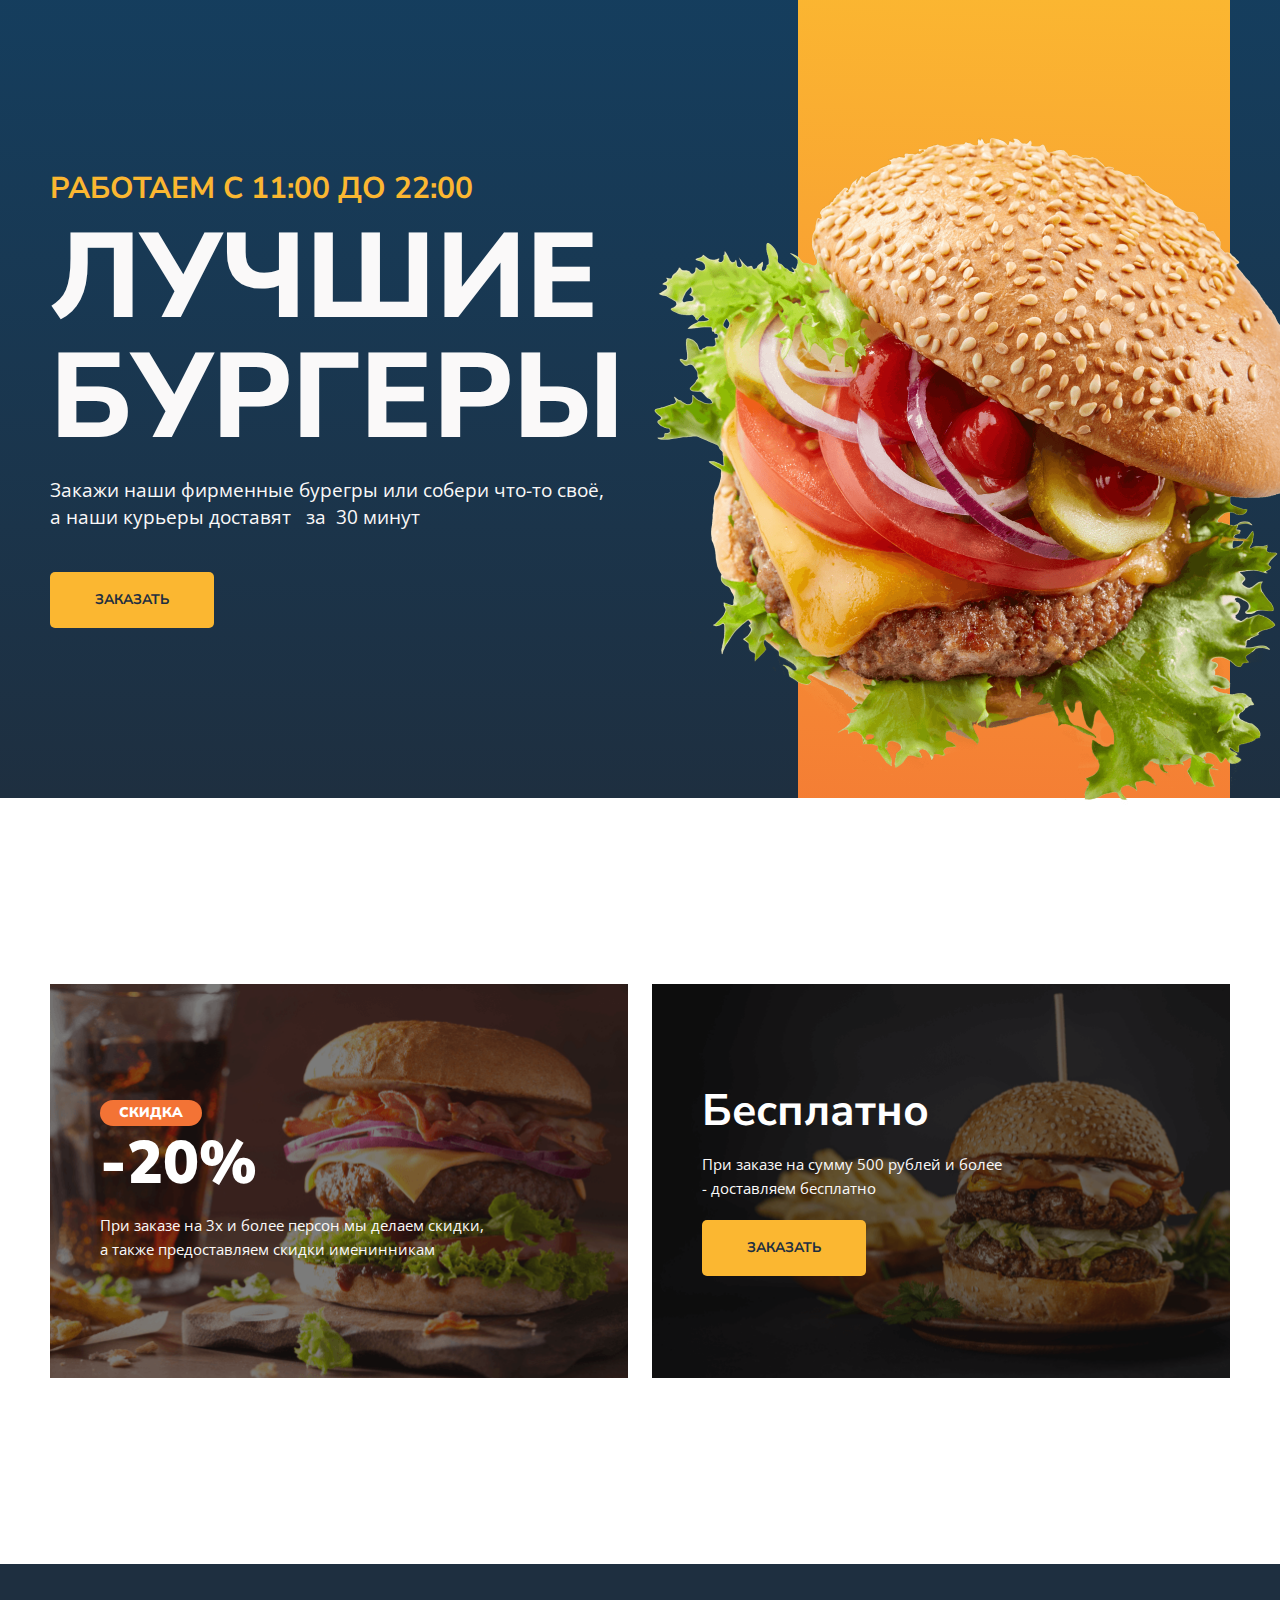
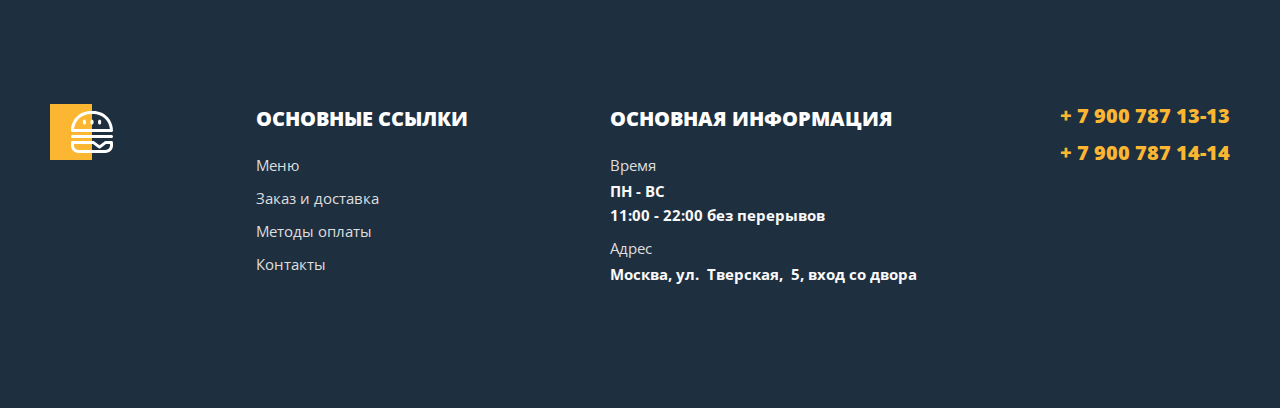
<file: index.html>
<!DOCTYPE html>
<html lang="ru">
<head>
    <meta charset="UTF-8">
    <meta http-equiv="X-UA-Compatible" content="IE=edge">
    <meta name="viewport" content="width=device-width, initial-scale=1.0">
    <title>burger</title>
    <link rel="preconnect" href="https://fonts.googleapis.com">
    <link rel="preconnect" href="https://fonts.gstatic.com" crossorigin>
    <link href="https://fonts.googleapis.com/css2?family=Nunito+Sans:wght@600;700;800;900&family=Open+Sans:wght@400;600;700&display=swap" rel="stylesheet">
    <link rel="stylesheet" href="style/normalize.css">
    <link rel="stylesheet" href="style/main.css">
</head>
<body>
    <div class="main">
        <div class="wrapper">
            <div class="content">
                <h1 class="content-title">
                    <span>работаем с 11:00 до 22:00</span>
                    Лучшие бургеры
                </h1>
                <p class="content-text">Закажи наши фирменные бурегры или собери что-то своё, <br/>а наши курьеры доставят &nbsp; за&nbsp; 30 минут</p>
                <a class="content-link" href="menu.html">заказать</a>
            </div>
            <div class="visual">
                <div class="visual-bg"></div>
                <img src="image/burger.png" alt="Burger">
            </div>
        </div>
    </div>

    <div class="promo">
        <div class="wrapper">
            <div class="promo-left">
                <p class="sale">Скидка</p>
                <p class="cost">-20%</p>
                <p class="promo-description">При заказе на 3х и более персон мы делаем скидки, а также предоставляем скидки именинникам</p>
            </div>
            <div class="promo-right">
                <p class="free">Бесплатно</p>
                <p class="promo-description">При заказе на сумму 500 рублей и более - доставляем бесплатно</p>
                <a href="menu.html">заказать</a>
            </div>
        </div>
    </div>

    <footer class="footer">
        <div class="container">
            <div class="footer-box">
                <div class="footer-item">
                    <img class="footer-logo" src="image/footer-logo.svg" alt="Logo">
                </div>
                <div class="footer-item">
                    <h2>Основные ссылки</h2>
                    <ul class="footer-list">
                        <li><a href="menu.html">Меню</a></li>
                        <li><a href="#">Заказ и доставка</a></li>
                        <li><a href="#">Методы оплаты</a></li>
                        <li><a href="#">Контакты</a></li>
                    </ul>
                    <ul class="footer-list footer-list-tel">
                        <li>
                            <a href="tel:+79007871313">+ 7 900 787 13-13</a>
                        </li>
                        <li>
                            <a href="tel:+79007871414">+ 7 900 787 14-14</a>
                        </li>
                    </ul>
                </div>
                <div class="footer-item">
                    <h2>Основная информация</h2>
                    <ul class="footer-list">
                        <li>
                            <span>Время</span>
                            ПН - ВС <br>
                            11:00 - 22:00 без перерывов
                        </li>
                        <li>
                            <span>Адрес</span>
                            Москва, ул.&#160; Тверская,&#160; 5, вход со&#160;двора
                        </li>
                    </ul>
                </div>
                <div class="footer-tel">
                    <ul class="footer-list footer-list-tel">
                        <li>
                            <a href="tel:+79007871313">+ 7 900 787 13-13</a>
                        </li>
                        <li>
                            <a href="tel:+79007871414">+ 7 900 787 14-14</a>
                        </li>
                    </ul>
                </div>
            </div>                
        </div>
    </footer> 
    </body>
</html>
</file>
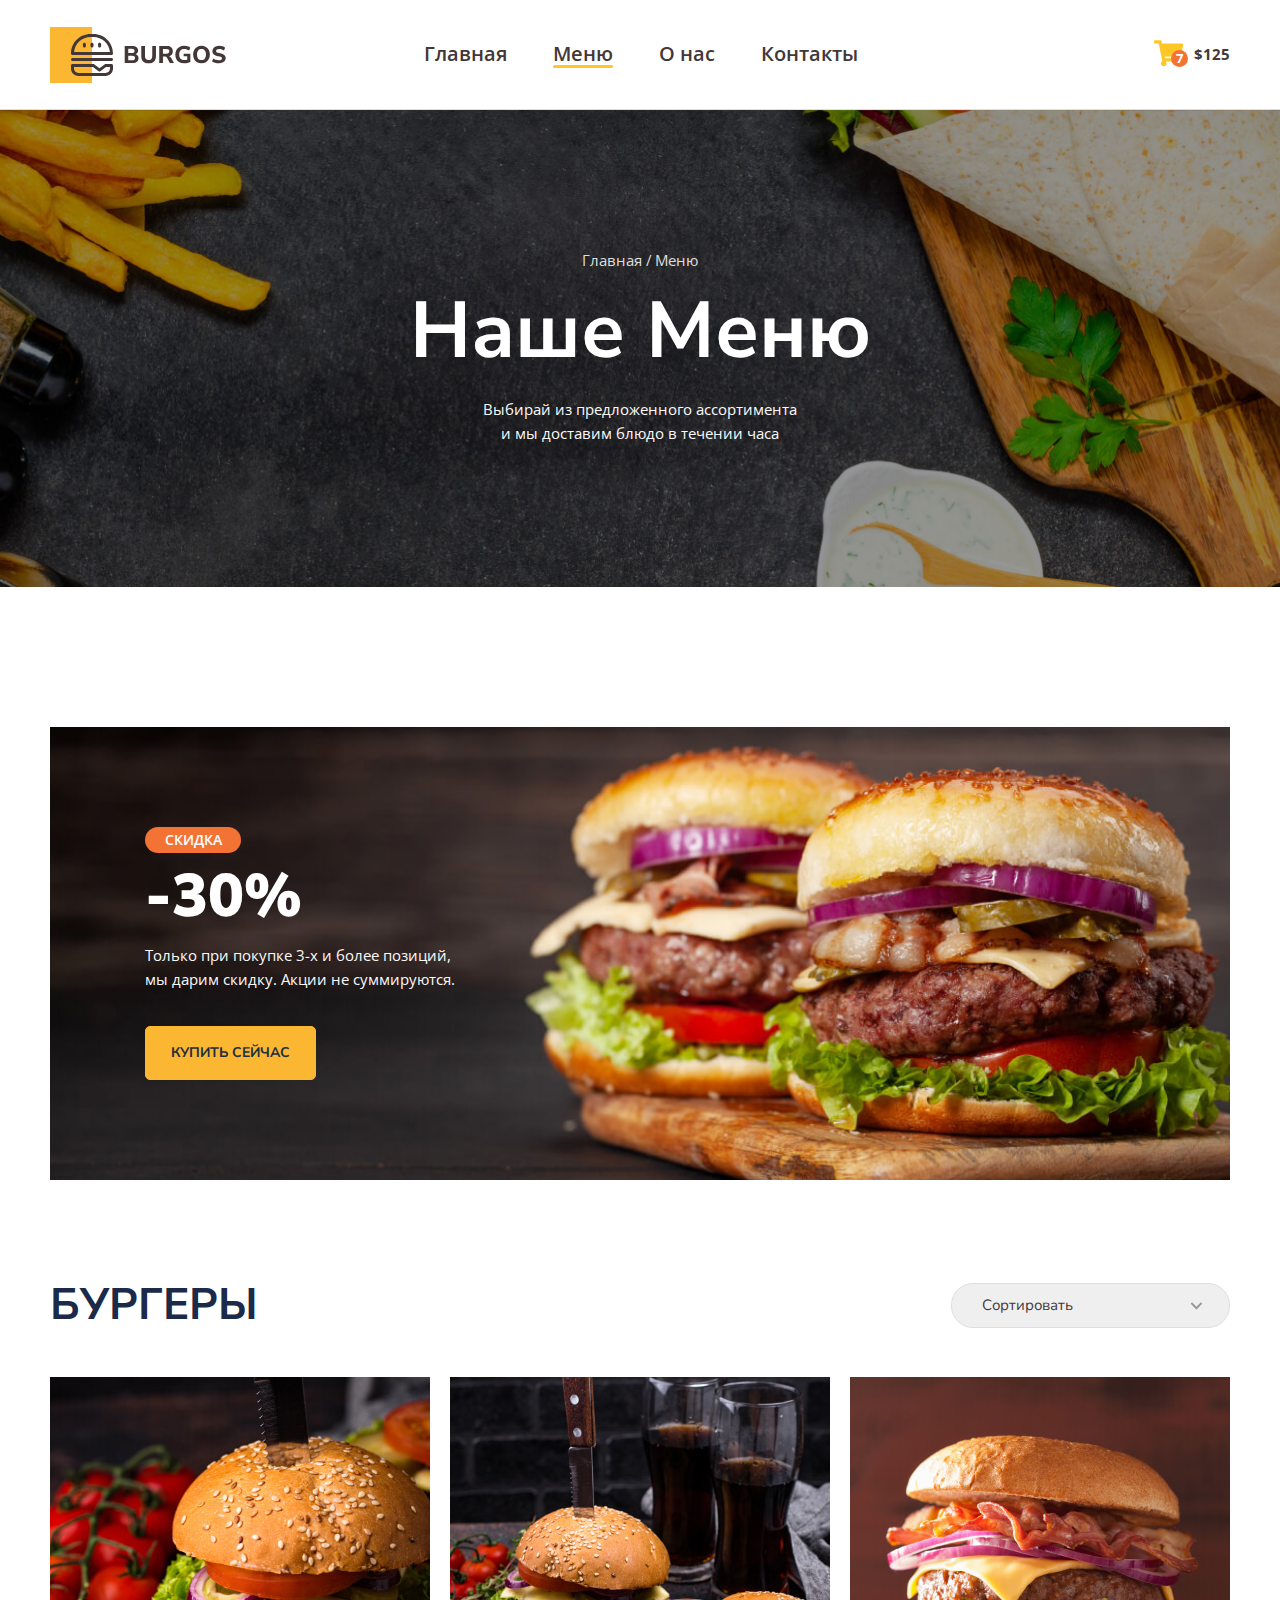
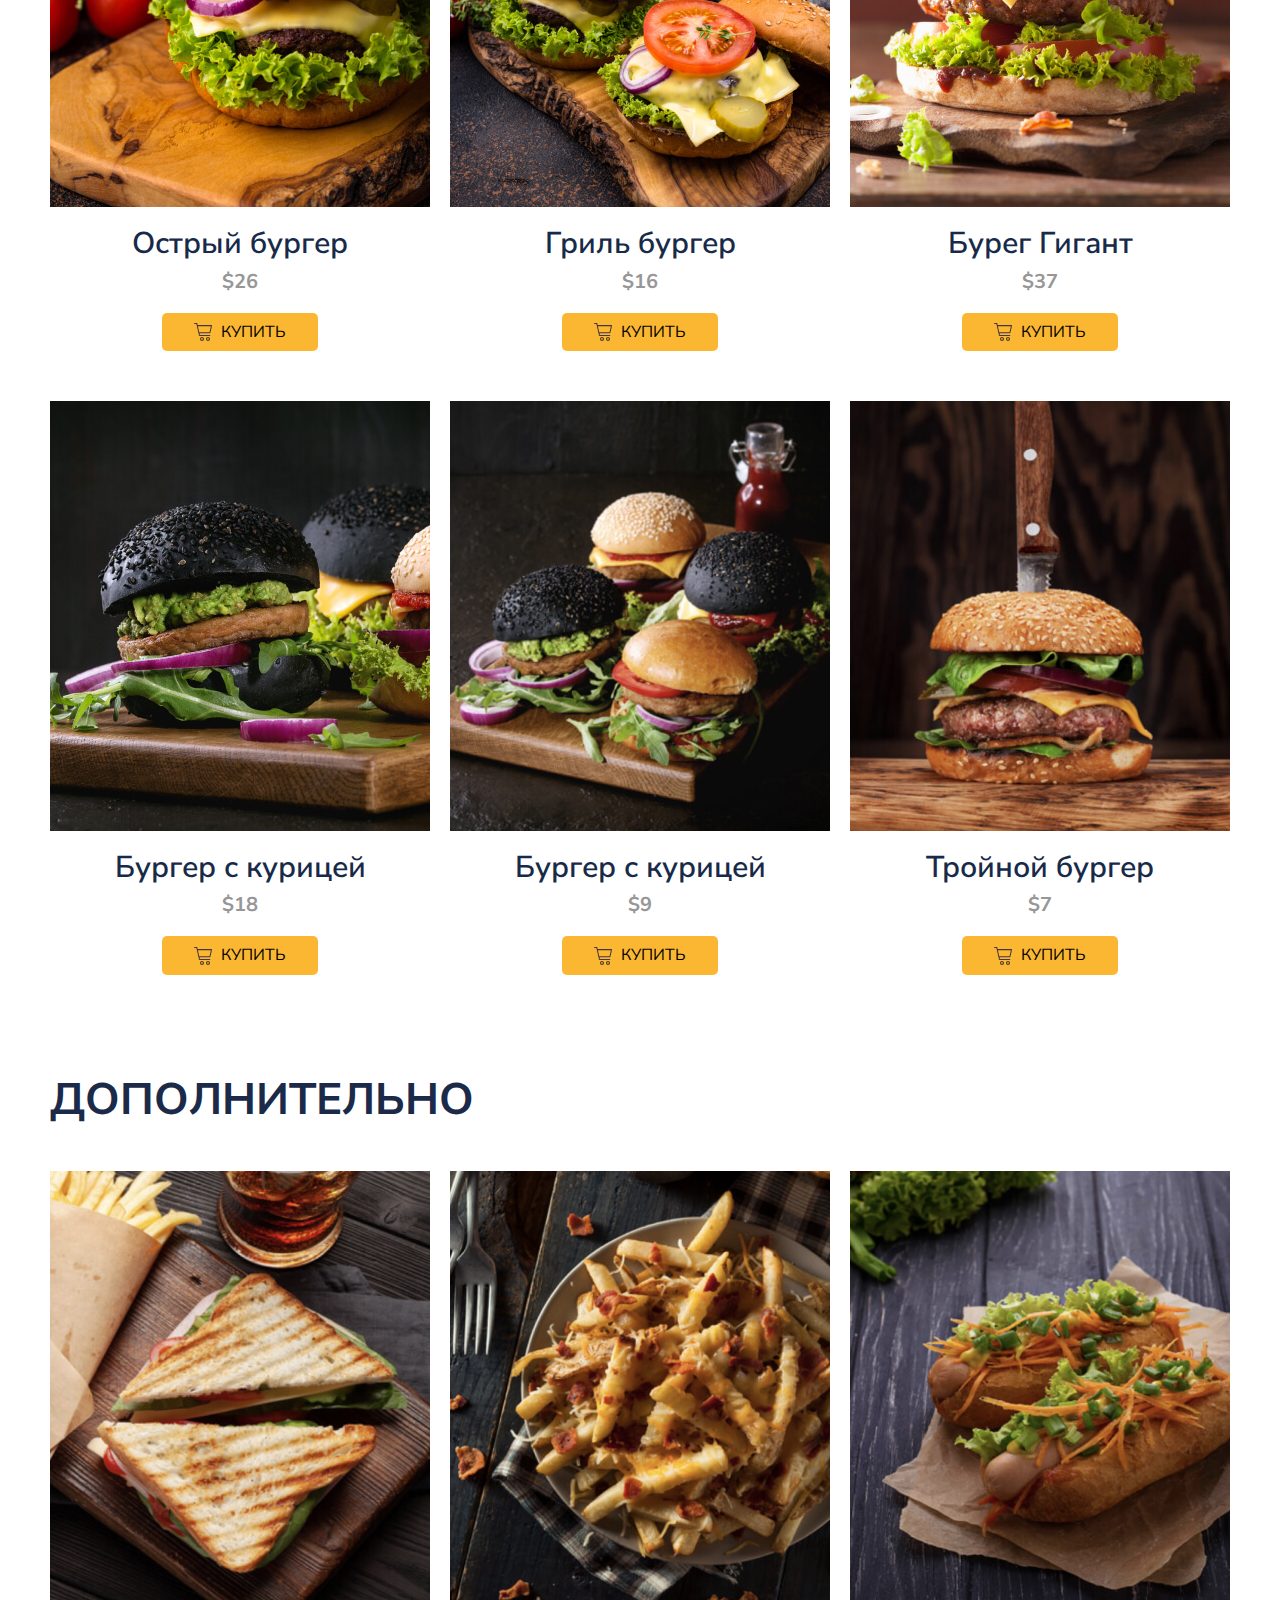
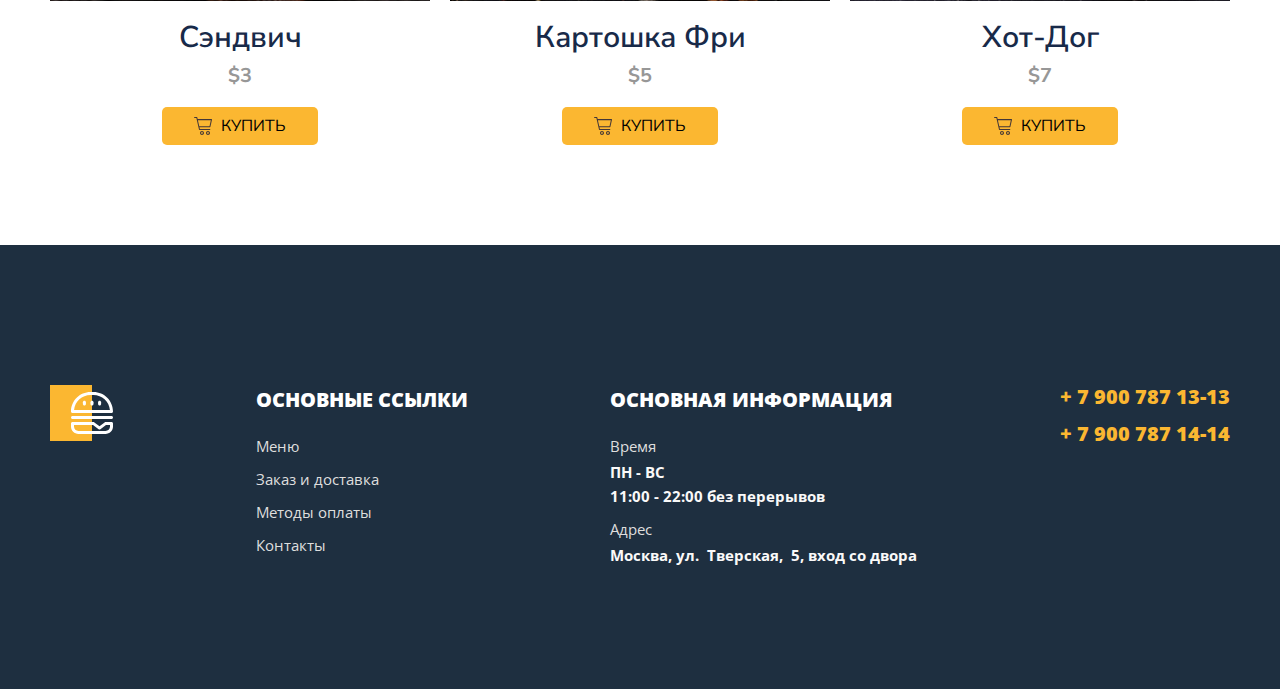
<file: menu.html>
<!DOCTYPE html>
<html lang="ru">
<head>
    <meta charset="UTF-8">
    <meta http-equiv="X-UA-Compatible" content="IE=edge">
    <meta name="viewport" content="width=device-width, initial-scale=1.0">
    <title>Burger</title>    
    <link rel="preconnect" href="https://fonts.googleapis.com">
    <link rel="preconnect" href="https://fonts.gstatic.com" crossorigin>
    <link href="https://fonts.googleapis.com/css2?family=Nunito+Sans:wght@600;700;800;900&family=Open+Sans:wght@400;600;700&display=swap" rel="stylesheet">
    <link rel="stylesheet" href="style/normalize.css">
    <link rel="stylesheet" href="style/main.css">
    <link rel="apple-touch-icon" sizes="120x120" href="image/favicon/apple-touch-icon.png">
    <link rel="icon" type="image/png" sizes="32x32" href="image/favicon/favicon-32x32.png">
    <link rel="icon" type="image/png" sizes="16x16" href="image/favicon/favicon-16x16.png">
    <link rel="mask-icon" href="/image/favicon/safari-pinned-tab.svg" color="#5bbad5">
    <meta name="msapplication-TileColor" content="#da532c">
    <meta name="theme-color" content="#ffffff">
</head>
<body>
    <header id="headerTop">
        <div class="container">
            <div class="header">
                <div class="header-burger">
                    <button class="burger" onclick="openModal()"></button>
                </div>
                <div class="header-item">
                    <a href="index.html" class="header-logo"></a>
                    <nav>
                        <ul class="header-nav">
                            <li><a href="index.html">Главная</a></li>
                            <li><a href="#" class="active">Меню</a></li>
                            <li><a href="#">О нас</a></li>
                            <li><a href="#">Контакты</a></li>
                        </ul>
                    </nav>
                </div>
                <button type="button" class="button">
                    <span class="button-item">
                        <img src="image/cart.svg" alt="Корзина">
                    <span class="button-count">7</span>                        
                    </span>
                    <span class="button-text">$125</span>
                </button>
           </div>
        </div>  
    </header>
    <div class="bg">
        <div class="container">
            <ul class="breadcrumbs">
                <li><a href="index.html">Главная</a></li>
                <li><a href="#menuBurger">Меню</a></li>
            </ul>
            <h1 class="title">Наше Меню</h1>
            <p class="description">Выбирай из предложенного ассортимента и&nbsp;мы доставим блюдо в течении часа</p>
        </div>
    </div>
    <main>
        <div class="banner">
            <div class="container">
                <div class="banner-box">
                    <h2 class="banner-title">
                        <span>скидка</span>
                        -30%
                    </h2>
                    <p class="banner-text">Только при покупке 3-х и более позиций, мы&nbsp;дарим скидку. Акции не суммируются.</p>
                    <a href="#menuBurger" class="banner-link">купить сейчас</a>
                </div>
            </div>
        </div>    
        <section class="menu" id="menuBurger">
            <div class="container">
                <div class="menu-header">
                    <h2 class="menu-title">
                        Бургеры
                    </h2>
                    <select class="menu-select">
                        <option value="#">Сортировать</option>
                        <option value="#">По возрастанию</option>
                        <option value="#">По убыванию</option>
                    </select>
                </div>
                <div class="menu-grid">
                    <div class="menu-grid-item">
                        <div class="menu-grid-cover">
                            <img src="image/menu/01.jpg" alt="Острый бургер">
                        </div>
                        <p class="menu-grid-title">Острый бургер</p>
                        <p class="menu-grid-price">$26</p>
                        <button type="button" class="menu-grid-btn">
                            <span class="menu-grid-icon"></span>
                            <span class="menu-grid-text">Купить</span>
                        </button>
                    </div>
                    <div class="menu-grid-item">
                        <div class="menu-grid-cover">
                            <img src="image/menu/02.jpg" alt="Гриль бургер">
                        </div>
                        <p class="menu-grid-title">Гриль бургер</p>
                        <p class="menu-grid-price">$16</p>
                        <button type="button" class="menu-grid-btn">
                            <span class="menu-grid-icon"></span>
                            <span class="menu-grid-text">Купить</span>
                        </button>
                    </div>
                    <div class="menu-grid-item">
                        <div class="menu-grid-cover">
                            <img src="image/menu/03.jpg" alt="Бурег Гигант">
                        </div>
                        <p class="menu-grid-title">Бурег Гигант</p>
                        <p class="menu-grid-price">$37</p>
                        <button type="button" class="menu-grid-btn">
                            <span class="menu-grid-icon"></span>
                            <span class="menu-grid-text">Купить</span>
                        </button>
                    </div>
                    <div class="menu-grid-item">
                        <div class="menu-grid-cover">
                            <img src="image/menu/04.jpg" alt="Бургер с курицей">
                        </div>
                        <p class="menu-grid-title">Бургер с курицей</p>
                        <p class="menu-grid-price">$18</p>
                        <button type="button" class="menu-grid-btn">
                            <span class="menu-grid-icon"></span>
                            <span class="menu-grid-text">Купить</span>
                        </button>
                    </div>
                    <div class="menu-grid-item">
                        <div class="menu-grid-cover">
                            <img src="image/menu/05.jpg" alt="Бургер с курицей">
                        </div>
                        <p class="menu-grid-title">Бургер с курицей</p>
                        <p class="menu-grid-price">$9</p>
                        <button type="button" class="menu-grid-btn">
                            <span class="menu-grid-icon"></span>
                            <span class="menu-grid-text">Купить</span>
                        </button>
                    </div>
                    <div class="menu-grid-item">
                        <div class="menu-grid-cover">
                            <img src="image/menu/06.jpg" alt="Тройной бургер">
                        </div>
                        <p class="menu-grid-title">Тройной бургер</p>
                        <p class="menu-grid-price">$7</p>
                        <button type="button" class="menu-grid-btn">
                            <span class="menu-grid-icon"></span>
                            <span class="menu-grid-text">Купить</span>
                        </button>
                    </div>
                </div>
            </div>
        </section>
        <section class="products menu-other">
            <div class="container">
                <div class="products-header">
                    <h2 class="products-title">
                        Дополнительно
                    </h2>
                </div>
                <div class="products-grid">                      
                        <div class="products-grid-item">
                            <div class="products-grid-cover">
                                <img src="image/products/img1.jpg" alt="Сэндвич">
                            </div>
                            <p class="products-grid-title">Сэндвич</p>
                            <p class="products-grid-price">$3</p>
                            <button type="button" class="products-grid-btn">
                                <span class="products-grid-icon"></span>
                                <span class="products-grid-text">Купить</span>
                            </button>
                        </div>
                        <div class="products-grid-item">
                            <div class="products-grid-cover">
                                <img src="image/products/img2.jpg" alt="Картошка Фри">
                            </div>
                            <p class="products-grid-title">Картошка Фри</p>
                            <p class="products-grid-price">$5</p>
                            <button type="button" class="products-grid-btn">
                                <span class="products-grid-icon"></span>
                                <span class="products-grid-text">Купить</span>
                            </button>
                        </div>
                        <div class="products-grid-item">
                            <div class="products-grid-cover">
                                <img src="image/products/img3.jpg" alt="Хот-Дог">
                            </div>
                            <p class="products-grid-title">Хот-Дог</p>
                            <p class="products-grid-price">$7</p>
                            <button type="button" class="products-grid-btn">
                                <span class="products-grid-icon"></span>
                                <span class="products-grid-text">Купить</span>
                            </button>
                        </div>                    
                </div>
            </div>
        </section>
    </main>
    <footer class="footer">
        <div class="container">
            <div class="footer-box">
                <div class="footer-item">
                    <img class="footer-logo" src="image/footer-logo.svg" alt="Logo">
                </div>
                <div class="footer-item">
                    <h2>Основные ссылки</h2>
                    <ul class="footer-list">
                        <li><a href="menu.html">Меню</a></li>
                        <li><a href="#">Заказ и доставка</a></li>
                        <li><a href="#">Методы оплаты</a></li>
                        <li><a href="#">Контакты</a></li>
                    </ul>
                    <ul class="footer-list footer-list-tel">
                        <li>
                            <a href="tel:+79007871313">+ 7 900 787 13-13</a>
                        </li>
                        <li>
                            <a href="tel:+79007871414">+ 7 900 787 14-14</a>
                        </li>
                    </ul>
                </div>
                <div class="footer-item">
                    <h2>Основная информация</h2>
                    <ul class="footer-list">
                        <li>
                            <span>Время</span>
                            ПН - ВС <br>
                            11:00 - 22:00 без перерывов
                        </li>
                        <li>
                            <span>Адрес</span>
                            Москва, ул.&#160; Тверская,&#160; 5, вход со&#160;двора
                        </li>
                    </ul>
                </div>
                <div class="footer-tel">
                    <ul class="footer-list footer-list-tel">
                        <li>
                            <a href="tel:+79007871313">+ 7 900 787 13-13</a>
                        </li>
                        <li>
                            <a href="tel:+79007871414">+ 7 900 787 14-14</a>
                        </li>
                    </ul>
                </div>
            </div>                
        </div>
    </footer> 
    <a href="#headerTop" class="button-up hidden" id="btnUp">Наверх</a>    
    <div id="modal" class="modal" style="top: -400px;">
        <ul class="header-nav">
            <li><a href="index.html">Главная</a></li>
            <li><a href="#" class="active">Меню</a></li>
            <li><a href="#">О нас</a></li>
            <li><a href="#">Контакты</a></li>
        </ul>
        <button class="burger-close" onclick="closeModal()"></button>
    </div>
    <script>
    // Smooth Scroll
       const links = document.querySelectorAll(".banner-link");
       for (const link of links) {
            link.addEventListener("click", clickHandler);
       }
       function clickHandler(e) {
            e.preventDefault();
            const href = this.getAttribute("href");
            document.querySelector(href).scrollIntoView({
                behavior: "smooth"
                    });
       }    
       // Button Up
       window.onscroll = function(){scrollFunction()};

       const upbuttons = document.querySelectorAll(".button-up");

       for (const upbutton of upbuttons) {
           upbutton.addEventListener("click", clickHandler);
       }
       function clickHandler(e) {
            e.preventDefault();
            const href = this.getAttribute("href");

            document.querySelector(href).scrollIntoView({
                behavior: "smooth"
            });
       }
       function scrollFunction(){
           if ( document.body.scrollTop > 1000 || document.documentElement.scrollTop > 1000){
               document.getElementById('btnUp').className = 'button-up visible';
           } else {
               document.getElementById('btnUp').className = 'button-up hidden';
           }
       }
        // Menu
        function openModal() {
           document.getElementById("modal").style.top = "0px";
       }

       function closeModal() {
           document.getElementById("modal").style.top = "-400px";
       }
    </script>   
</body>
</html>
</file>
<file: style/main.css>
body {
    font-family: 'Nunito Sans', sans-serif;
    overflow-x: hidden;
}
.container {
    max-width: 1180px;
    margin: 0 auto;
    display: block;
    padding-left: 15px;
    padding-right: 15px;
}
header {
    border-bottom: 1px solid #DEDEDE;
}
.header {
    font-family: 'Open Sans', sans-serif;
    display: flex;
    align-items: center;
    justify-content: space-between;
    padding-top: 26px;
    padding-bottom: 25px;
}
.header-item {
    display: flex;
    align-items: center;
    justify-content: space-between;
    flex-basis: 68.5%;
}
.header-logo {
    display: block;
    background-image: url(../image/logo.svg);
    width: 176px;
    height: 56px;
    background-repeat: no-repeat;
    background-size: cover;
}
.header-nav {
    display: flex;
    list-style-type: none;
    padding-left: 0px;
    gap: 46px;
}
.header-nav a {
    color: #443737;
    font-size: 20px;
    font-weight: 600;
    text-decoration: none;
}
.header-nav a:hover {
    color: #FFC725;
}
.header-nav a::after {
    content: "";
    height: 3px;
    width: 100%;
    background: #FFC725;
    border-radius: 1.5px;
    display: block;
    background: transparent;
}
.header-nav a.active::after {
    background: #FFC725;    
}
.button {
    background-color: transparent;
    border: none;
    align-items: center;
    display: flex;
    padding: 0;
    gap: 10px;
    cursor: pointer;
}
.button-text {
    color: #443737;
    font-size: 15px;
    font-weight: 700;
}
.button-item {
    position: relative;
}
.button-count {
    color: #fff;
    font-size: 13px;
    font-weight: 700;
    background-color: #F37335;
    height: 17px;
    width: 17px;
    border-radius: 100%;
    position: absolute;
    text-align: center;
    line-height: 1.3;
    bottom: 3px;
    right: -4px;
}
.bg {
    text-align: center;
    color: #fff;
    background-image: url(../image/bg.jpg);
    background-size: cover;
    padding: 142px 0;
    background-position: center center;
    margin-bottom: 140px;
}
.breadcrumbs {
    padding-left: 0;
    margin-top: 0px;
    list-style-type: none;
    display: flex;
    justify-content: center;
    gap:7px;
}
.breadcrumbs a {
    color: #DEDEDE;
    font-size: 15px;
    text-decoration: none;
    font-family: 'Open Sans', sans-serif;
}
.breadcrumbs a:hover {
    color: #FFC725;
}
.breadcrumbs a::before {
    content: "/";
    position: relative;
    left: -3px;
    pointer-events: none;
}
.breadcrumbs a:hover::before {
    color: #DEDEDE;
}
.breadcrumbs li:first-child a::before {
    display: none;
}
.title {
    font-weight: 700;
    font-size: 79px;
    margin-top: 1px;
    margin-bottom: 20px;
}
.description {
    font-family: 'Open Sans', sans-serif;
    font-size: 15px;
    line-height: 1.6;
    color: #FAF9F9;
    max-width: 320px;
    margin: 0 auto;
}
.banner-box {
    background-image: url(../image/banner.jpg);
    background-repeat: no-repeat;
    background-size: cover;
    background-position: 0 center;
    margin-bottom: 80px;
    padding: 100px 95px;
}
.banner-title {
    font-size: 60px;
    font-weight: 900;
    color: #fff;
    margin-top: 0px;
    margin-bottom: 12px;    
}
.banner-title span  {
    font-size: 14px;
    font-family: 'Open Sans', sans-serif;
    font-weight: 600;
    text-transform: uppercase;
    background: #F37335;
    padding: 5px 0px;
    border-radius: 14px;
    display: block;
    max-width: 96px;
    text-align: center;
    margin-bottom: 9px;
}
.banner-text {
    color: #FAF9F9;
    font-size: 15px;
    line-height: 1.6;
    font-family: 'Open Sans', sans-serif;
    max-width: 350px;
    margin-top: 0px;
    margin-bottom: 35px;
}
.banner-link {
    color: #1E2F40;
    background-color: #FBB731;
    border-radius: 5px;
    text-decoration: none;
    padding: 18px 25px;
    display: inline-block;
    text-transform: uppercase;
    font-size: 14px;
    font-weight: 700;
    border: 1px solid #FBB731;
    transition: 0.3s;
}
.banner-link:hover {
    background-color: transparent;
    color: #FBB731;
}
.menu {
    padding-top: 20px;
}
.menu-header,
.products-header {
    display: flex;
    justify-content: space-between;
    align-items: center;
    margin-bottom: 46px;
}

.menu-title,
.products-title {
    font-size: 44px;
    font-weight: 700;
    text-transform: uppercase;
    color: #1b2A49;
    margin: 0;
}
.menu-select {
    border: 1px solid #DEDEDE;
    padding: 13px 30px;
    border-radius: 22px;
    color: #443737;
    font-size: 15px;
    -webkit-appearance: none;
       -moz-appearance: none;
            appearance: none;
    flex-basis: 279px;
    background-image: url(../image/chevron-down.svg);
    background-size: 12.79px 7.75px;
    background-repeat: no-repeat;
    background-position: 90% center;
}
.menu-grid,
.products-grid {
    display: grid;
    grid-template-columns: repeat(3, 1fr);
    gap: 50px 20px;
    text-align: center;
    margin-bottom: 100px;
}
.menu-grid-cover,
.products-grid-cover {
    width: 100%;
    height: 430px;
    position: relative;
    overflow: hidden;
}
.menu-grid-cover img,
.products-grid-cover img {
    position: absolute;
    left: 50%;
    top: 50%;
    transform: translate(-50%, -50%);
    -o-object-fit: cover;
       object-fit: cover;
    width: 100%;
    height: 430px;
}
.menu-grid-btn,
.products-grid-btn {
    background-color: #FBB731;
    border-radius: 5px;
    padding: 10px 32px;
    border: none;
    display: flex;
    align-items: center;
    justify-content: center;
    text-transform: uppercase;
    margin: 0 auto;
    gap: 9px;
}
.menu-grid-btn:hover,
.products-grid-btn:hover {
    background-color: #F37335;
    cursor: pointer;
}
.menu-grid-icon,
.products-grid-icon {
    background-image: url(../image/small-cart.svg);
    background-size: cover;
    background-repeat: no-repeat;
    display: block;
    width: 18px;
    height: 18px;
}
.menu-grid-title,
.products-grid-title {
    font-size: 30px;
    color: #182A49;
    font-weight: 600;
    margin: 0;
    margin-top: 20px;
}
.menu-grid-price,
.products-grid-price {
    font-size: 20px;
    color: #979797;
    font-weight: 700;
    margin-top: 8px;
    margin-bottom: 20px;
}
.footer {
    font-family: 'Open Sans', sans-serif;
    background: #1E2F40;
    color: #fff;
    padding-top: 140px;
    padding-bottom: 106px;
}
.footer-box {
    display: flex;
    justify-content: space-between;
    gap: 20px;
}
.footer-logo {
    width: 63px;
    height: 56px;
}
.footer-item h2 {
    font-size: 20px;
    font-weight: 800;
    text-transform: uppercase;
    margin-bottom: 19px;
    margin-top: 0;
    line-height: 1.5;
}
.footer-list li {
    margin-bottom: 9px;
    font-family: 'Open Sans', sans-serif;
    font-size: 15px;
    color: #FAF9F9;
    font-weight: 700;
    line-height: 24px;
}
.footer-list a {
    color: #DEDEDE;
    text-decoration: none;
    font-weight: 400;    
}
.footer-list a:hover {
    color: #FBB731;
}
.footer-item span {
    color: #DEDEDE;
    display: block;
    font-weight: 400;
    margin-bottom: 2px;
}
.footer-list-tel {
    margin-top: 0;
}
.footer-list-tel li {
    margin-bottom: 12px;
}
.footer-list-tel a {
    font-size: 20px;
    color: #FBB731;
    font-weight: 900;    
}
.footer-list-tel a:hover {
    color: #fff;
}
.footer-list {
    padding-left: 0;
    list-style-type: none;
}
.button-up {
    background-color: #FBB731;
    font-weight: 700; 
    font-size: 14px;
    text-transform: uppercase;
    color: #1E2F40;
    text-decoration: none;
    padding: 5px 20px;
    position: fixed;
    bottom: 20px;
    right: 20px;
    border-radius: 5px;
    transition: 1s;
}
.button-up:hover {
    background-color: #F37335;
}
.button-up.hidden {
    opacity: 0;
}
.button-up.visible {
    opacity: 1;
}

/* Stail index */
.main {
    background: linear-gradient(180deg, #0C4C7B -100%, #1E2F40 100%);
}
.wrapper {
    max-width: 1180px;
    margin: 0 auto;
    display: flex;
    justify-content: space-between;
}
.content {
    color: #FAF9F9;
    flex: 0 0 580px;
    padding-top: 170px;
    padding-bottom: 170px;
}
.content-title {
    font-size: 120px;
    font-weight: 800;
    text-transform: uppercase;
    line-height: 120px;
    margin-bottom: 40px;
    margin-top: 0;
    margin-bottom: 0;
}
.content-title span {
    color: #FBB731;
    font-size: 30px;
    font-weight: 700;
    line-height: 38px;
    display: block;
    margin-bottom: 10px;
}
.content-text {
    font-family: 'Open Sans', sans-serif;
    font-size: 19px;
    line-height: 1.4;
    margin-bottom: 42px;
}
.content-link,
.promo a {
    color: #1E2F40;
    background-color: #FBB731;
    border-radius: 5px;
    text-decoration: none;
    padding: 20px 45px;
    display: inline-block;
    text-transform: uppercase;
    font-size: 14px;
    font-weight: 700;
}
.visual {
    flex-grow: 1;
    display: flex;
    justify-content: flex-end;
    position: relative;
}
.visual-bg {
    width: 432px;
    height: 100%;
    background: linear-gradient(2.42deg, #F37335 -19.6%, #FBB731 100.79%, #FDC830 100.79%);
}
.main img {
    width: 829px;
    position: absolute;
    right: -168px;
}
.promo {
    padding-top: 186px;
    padding-bottom: 186px;
}
.promo-left,
.promo-right {
    flex: 0 0 49%;
    color: #fff;
    box-sizing: border-box;
    background-repeat: no-repeat;
    background-size: cover;
    background-position: center;
}
.promo-left {
    background-image: url(../image/promo-left.png);
    padding: 116px 50px;
}
.promo-right {
    background-image: url(../image/promo-ridght.png);
    padding: 102px 50px;
}
.sale {
    font-size: 14px;
    background: #F37335;
    font-weight: 900;
    padding: 5px 19px;
    border-radius: 14px;
    display: inline-block;
    text-transform: uppercase;
    margin-bottom: 3px;
    margin-top: 0;
}
.cost {
    font-size: 60px;
    font-weight: 900;
    margin-bottom: 8px;
    margin-top: 0;
}
.promo-description {
    font-family: 'Open Sans', sans-serif;
    color: #FAF9F9;
    font-size: 15px;
    line-height: 24px;
    margin-bottom: 0;
}
.promo-left .promo-description {
    max-width: 392px;
}
.promo-right .promo-description {
    max-width: 300px;
    margin-bottom: 20px;
}
.free {
    font-size: 44px;
    font-weight: 700;
    margin-bottom: 10px;
    margin-top: 0;
}

/*modal */

.burger {
    width: 34px;
    height: 22px;
    background-color: transparent;
    background-image: url(../image/menu.svg);
    background-repeat: no-repeat;
    background-size: contain;
    border: none;
    cursor: pointer;
}
#modal {
    max-width: 500px;
    background-color: cornsilk;
    text-align: center;
    position: absolute;
    top: -400px;
    left: 0;
    right: 0;
    margin: 20px auto 0;
    transition: 0.5s;
    padding: 40px 30px;
    box-sizing: border-box;
}
#modal .header-nav {
    flex-direction: column;
    max-width: 300px;
    margin: 0 auto;
    align-items: center;
}
.burger-close {
    width: 22px;
    height: 22px;
    background-color: transparent;
    background-image: url(../image/close.svg);
    background-repeat: no-repeat;
    background-size: contain;
    border: none;
    cursor: pointer;
    position: absolute;    
    top: 20px;
    right: 20px;
}


/* Responsive */
@media (min-width: 1001px) {
    .footer-list + .footer-list-tel {
        display: none;
    }
}
@media (min-width: 766px) {
    .header-burger {
        display: none;
    }
}

@media (max-width: 1000px) {
    .container {
        max-width: 738px;
    }
        .header-logo {
        width: 150px;
        height: 48px;
        background-size: contain;
    }
    .header-nav {
        gap: 22px;
    }
    .header-item {
        flex-basis: 75.5%;
    }
    .bg {
        margin-bottom: 72px;
    }
    .banner-box {
        background-position: -80px center;
        padding: 100px 40px 120px;
    }
    .menu-grid {
        grid-template-columns: repeat(2, 1fr);
        gap: 50px 15px;
    }
    .products-grid {        
        gap: 50px 15px;
    }
    .menu-other {
        overflow: hidden;
        height: 610px;
    }    
    .menu-other .products-grid {
        display: flex;
        width: auto;
        overflow-x: scroll;
        overflow-y: hidden;
        padding-bottom: 50px;        
    }
    .menu-other .products-grid-item {
        flex: 0 0 281px;
    }
    .menu-other .products-grid-cover,
    .menu-other .products-grid-cover img {
        height: 320px;
    }
    .footer-tel {
        display: none;
    }
    .footer-list + .footer-list-tel {
        display: block;
    }
    .footer {
        padding-top: 59px;
        padding-bottom: 71px;
    }
    .menu-other {
        margin-bottom: 140px;
        height: 571px;
    }
    .content {
        margin-top: 42px;
        padding-top: 0;
        padding-bottom: 123px;
    }
    .wrapper {
        padding-left: 35px;
        padding-right: 35px;
    }
    .content-title span {
        font-size: 22px;
        line-height: 27px;
    }
    .content-title {
        font-weight: 800;
        font-size: 86px;
        line-height: 101px;
    }
    .content-text {
        font-size: 14px;
        line-height: 140%;
    }
    .content-link {
        border-radius: 4.45px;
        padding: 17.24px 40.11px;
        font-size: 13px;
        line-height: 16px;
    }
    .visual-bg {
        position: absolute;        
        width: 198px;              
    }
    .main img {
        width: 829px;
        right: -137px;        
        width: 496px;
        height: 516px;        
        top: 85px;        
        height: 100%;
        object-fit: cover;
        object-position: 0 0;        
    }
    .promo {
        padding-top: 106px;
        padding-bottom: 106px;
        gap: 15px;
    }
    .promo-left {
        padding: 44px 30px;
    }
    .promo-right {
        padding: 60px 30px;
    }
    .footer {
        padding-top: 59px;
        padding-bottom: 71px;
    }
    .footer-tel {
        grid-area: tel;
        text-align: right;
        padding-right: 15px;
    }
    .footer-list .footer-list-tel {
        display: block;
    }
}

@media (max-width: 765px) {
    nav {
        display: none;
    }
    .header {
        gap: 21px;
    }
    .menu-other .container {
        padding-right: 0;
    }
    .button-up.visible {
        display: none;
    } 
}   

@media (max-width: 567px) {
    .header {
        padding-top: 19px;
        padding-bottom: 19px;
    }
    .header-logo {
        width: 116px;
        height: 37px;
    }
    .breadcrumbs a {
        font-size: 14px;
    }
    .bg {
        margin-bottom: 33px;
    }
    .title {
        font-size: 30px;
    }
    .description {
        font-size: 12px;
    }
    .bg {
        padding: 55px 0;
    }
    .banner-box {
        padding: 54px 24px 54px;
        background-position: 17% center;
        margin-bottom: 40px;
    }
    .menu-title,
    .products-title {
    font-size: 27px;
    }
    .menu-select {
        font-size: 12px;
        flex-basis: 136px;
        padding: 13px 24px 13px 15px;
        background-position: 90% center;
    }
    .menu-header {
        margin-bottom: 30px;
    }
    .menu-grid,
    .products-grid {
        gap: 25px 15px;
        margin-bottom: 40px;
    }
    .menu-grid-cover,
    .products-grid-cover {
        height: 56vw;
        margin-bottom: 10px;
    }
    .menu-grid-cover img,
    .products-grid-cover img {
        height: 100%;
    }
    .menu-grid-title, 
    .products-grid-title {
        font-size: 15px;
    }
    .menu-grid-price,
     .products-grid-price {
        font-size: 16px;
        margin-top: 6px;
        margin-bottom: 14px;
    }
    .menu-grid-btn, 
    .products-grid-btn {
        padding: 10px 21.5px;
        gap: 5px;
    }
    .menu-other {
        height:108vw;
        margin-bottom: 60px;
    }
    .menu-other .products-grid {
        padding-bottom: 24vw;
    }
    .menu-other .products-grid-cover {
        height: 56vw;
    }
    .menu-other .products-grid-cover img {
        height: 100%;
    }
    .menu-other .products-grid-item {
        flex: 0 0  38vw;
    }
    .products-grid-text, .menu-grid-text {
        font-size: 14px;
    }
    .footer {
        margin-top: 28px;
        padding-top: 60px;
        padding-bottom: 60px;
    }
    .footer-list + .footer-list-tel {
        display: none;
    }
    .footer-tel {
        display: block;
    }
    .footer-box {
        display: grid;
        grid-template-columns: 25% 1fr;
        grid-template-areas:"logo tel" "link link" "info info";
    }
    .footer-item:nth-child(1) {
        grid-area: logo;
    }
    .footer-item:nth-child(2) {
        grid-area: link;
    }
    .footer-item:nth-child(3) {
        grid-area: info;
    }
    .footer-tel {
        grid-area: tel;
        text-align: right;
    }
}

@media (max-width: 376px) {
    .content {
        margin-top: 42px;
        padding-top: 0;
        padding-bottom: 61px;
        flex: 0 0 550px;
    }
    .wrapper {
        padding-left: 15px;
        padding-right: 15px;
        flex-direction: column;
        height: 550px;
    }
    .content-title span {
        font-size: 14px;
        line-height: 27px;
    }
    .content-title {
        font-weight: 800;
        font-size: 58px;
        line-height: 120%;
        width: 290px;
    }
    .content-text {
        font-size: 13px;
        line-height: 140%;
        width: 288px;
        margin-bottom: 32px;
    }
    .content-link {
        border-radius: 4.45px;
        padding: 17.24px 40.11px;
        font-size: 13px;
        line-height: 16px;
    }
    .visual-bg {
        display: none;             
    }
    .main img {
        width: 298px;
        height: 297.07px;
        top: -361px;
        right: -81px;
    }
    .promo {
        width: 100%;
    }
    .promo-left {
        margin-bottom: 22px;
    }
}

@media (max-width: 360px) {
    .header-logo {
        width: 116px;
        height: 37px;
        background-size: contain;
    }
    .menu-other {
        height: 118vw;
    }
    .products-header {
        margin-bottom: 30px;
    }
}

@media (max-width: 320px) {
    .banner-box {
        background-position: 25% center;        
    }
    .menu-select {
        display: none;
    }
    .products-header {
        margin-bottom: 30px;
    }
    .menu-grid-cover img,
    .products-grid-cover img {
        height: 180px;
    }
    .menu-grid-title, 
    .products-grid-title {
        font-size: 13px;
        margin-top: 3px;
    }
    .menu-title {
        font-size: 22px;
    }
    .products-title {        
        font-size: 22px;
    }
    .menu-grid-price, .products-grid-price {
        font-size: 14px;
        margin-top: 7px;
        margin-bottom: 10px;
    }
    .menu-grid-btn, .products-grid-btn {
        padding: 10px 21.5px;
        margin: 0 auto;
        gap: 5px;
        font-size: 14px;
        line-height: 18px;
    }
    .menu-grid-icon, 
    .products-grid-icon {
        width: 16.6px;
        height: 18px;
        background-size: contain;
    }    
    .footer-item h2 {
        font-size: 16px;
    }
}
</file>
